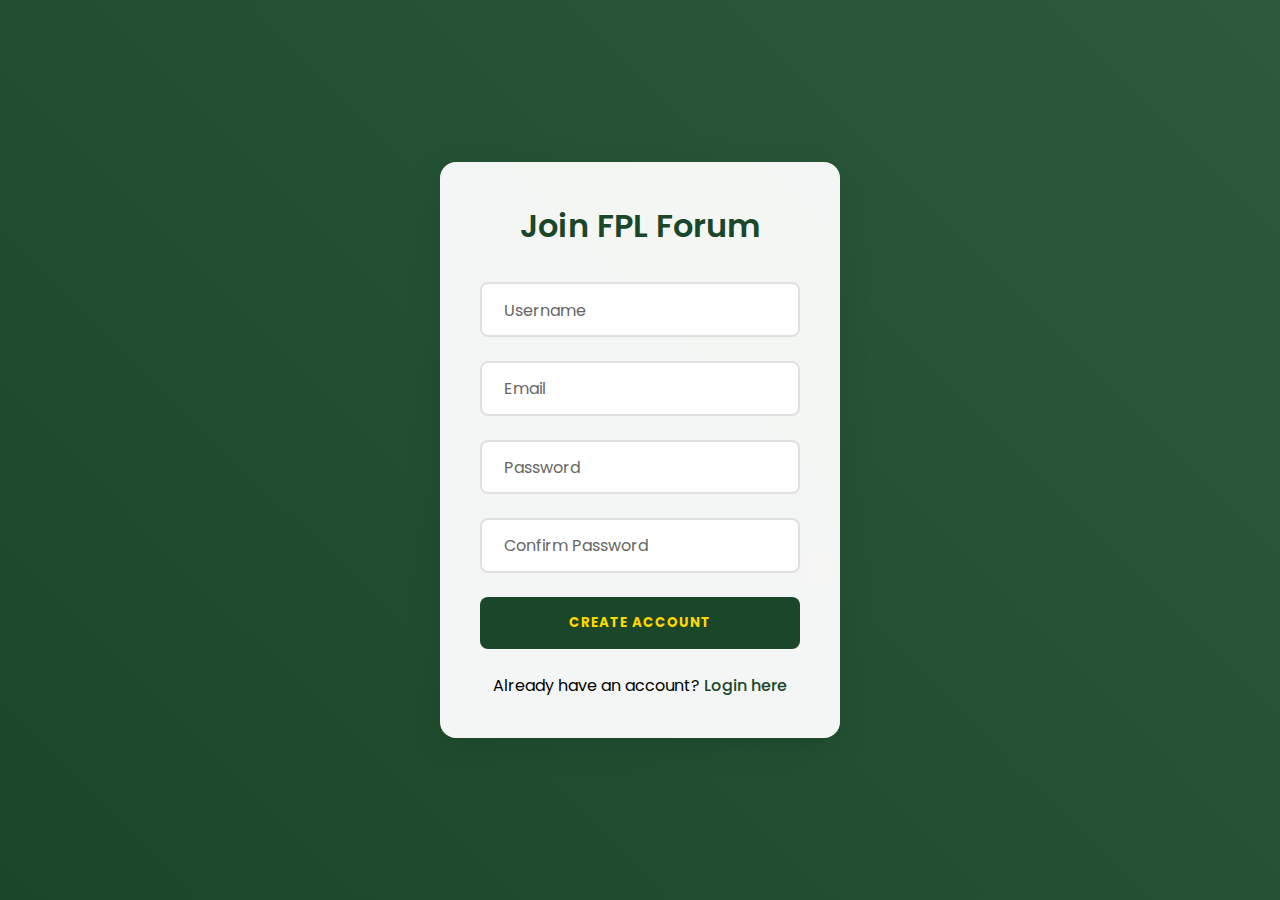
<file: signup.html>
<html><head>
  <meta charset="UTF-8">
  <meta name="viewport" content="width=device-width, initial-scale=1.0">
  <title>Sign Up - FPL Forum</title>
  
  <style>
  :root {
    --primary: #1A472A;
    --accent: #FFD700;
    --text: #333;
    --light: #fff;
  }
  
  * {
    margin: 0;
    padding: 0;
    box-sizing: border-box;
    font-family: 'Poppins', sans-serif;
  }
  
  body {
    min-height: 100vh;
    display: flex;
    justify-content: center;
    align-items: center;
    background: linear-gradient(45deg, var(--primary), #2d5a3c);
  }
  
  .login-container {
    background: rgba(255, 255, 255, 0.95);
    padding: 2.5rem;
    border-radius: 1rem;
    box-shadow: 0 8px 32px rgba(0, 0, 0, 0.1);
    width: 100%;
    max-width: 400px;
    position: relative;
    overflow: hidden;
  }
  
  h1 {
    text-align: center;
    margin-bottom: 2rem;
    color: var(--primary);
    font-weight: 600;
  }
  
  .form-group {
    margin-bottom: 1.5rem;
    position: relative;
  }
  
  input {
    width: 100%;
    padding: 0.8rem;
    border: 2px solid #e0e0e0;
    border-radius: 0.5rem;
    outline: none;
    transition: all 0.3s ease;
    font-size: 1rem;
  }
  
  input:focus {
    border-color: var(--primary);
  }
  
  label {
    position: absolute;
    left: 1rem;
    top: 50%;
    transform: translateY(-50%);
    color: #666;
    transition: all 0.3s ease;
    pointer-events: none;
    background: white;
    padding: 0 0.5rem;
  }
  
  input:focus + label,
  input:not(:placeholder-shown) + label {
    top: 0;
    font-size: 0.8rem;
    color: var(--primary);
  }
  
  button {
    width: 100%;
    padding: 1rem;
    background: var(--primary);
    border: none;
    border-radius: 0.5rem;
    color: var(--accent);
    font-weight: bold;
    cursor: pointer;
    transition: all 0.3s ease;
    text-transform: uppercase;
    letter-spacing: 1px;
  }
  
  button:hover {
    background: #2d5a3c;
    transform: translateY(-2px);
    box-shadow: 0 4px 15px rgba(26, 71, 42, 0.2);
  }
  
  .signup-link {
    text-align: center;
    margin-top: 1.5rem;
  }
  
  .signup-link a {
    color: var(--primary);
    text-decoration: none;
    font-weight: 500;
    transition: all 0.3s ease;
  }
  
  .signup-link a:hover {
    color: var(--accent);
  }
  
  .floating-shapes {
    position: absolute;
    width: 100%;
    height: 100%;
    z-index: -1;
  }
  
  .shape {
    position: absolute;
    animation: float 6s infinite;
  }
  
  .shape:nth-child(1) {
    top: 20%;
    left: 10%;
    animation-delay: 0s;
  }
  
  .shape:nth-child(2) {
    top: 60%;
    right: 10%;
    animation-delay: 2s;
  }
  
  .shape:nth-child(3) {
    bottom: 20%;
    left: 15%;
    animation-delay: 4s;
  }
  
  @keyframes float {
    0% { transform: translateY(0px) rotate(0deg); }
    50% { transform: translateY(-10px) rotate(5deg); }
    100% { transform: translateY(0px) rotate(0deg); }
  }
  </style>
  
  <link href="https://fonts.googleapis.com/css2?family=Poppins:wght@400;600&display=swap" rel="stylesheet">
  </head>
  
  <body>
  <div class="login-container">
    <div class="floating-shapes">
      <svg class="shape" width="50" height="50" viewBox="0 0 50 50">
        <circle cx="25" cy="25" r="20" fill="#1A472A" opacity="0.2"></circle>
      </svg>
      <svg class="shape" width="40" height="40" viewBox="0 0 40 40">
        <rect width="30" height="30" x="5" y="5" fill="#FFD700" opacity="0.2"></rect>
      </svg>
      <svg class="shape" width="45" height="45" viewBox="0 0 45 45">
        <polygon points="22.5,5 40,35 5,35" fill="#2d5a3c" opacity="0.2"></polygon>
      </svg>
    </div>
  
    <h1>Join FPL Forum</h1>
    
    <form id="signupForm" action="/signup" method="POST">
      <div class="form-group">
        <input type="text" id="name" name="name" placeholder=" " required>
        <label for="name">Username</label>
      </div>
      
      <div class="form-group">
        <input type="email" id="email" name="email" placeholder=" " required>
        <label for="email">Email</label>
      </div>
      
      <div class="form-group">
        <input type="password" id="password" name="password" placeholder=" " required>
        <label for="password">Password</label>
      </div>
      
      <div class="form-group">
        <input type="password" id="confirmPassword" placeholder=" " required>
        <label for="confirmPassword">Confirm Password</label>
      </div>
      
      <button type="submit">Create Account</button>
    </form>
  
    <div class="signup-link">
      <p>Already have an account? <a href="/login">Login here</a></p>
    </div>
  </div>
  
  <script>
  document.getElementById('signupForm').addEventListener('submit', function(e) {
   
    
    const password = document.getElementById('password').value;
    const confirmPassword = document.getElementById('confirmPassword').value;
  
    if (password !== confirmPassword) {
      alert('Passwords do not match');
      return;
    }
  
    // Add your signup logic here
    console.log('Signup attempt:', { name, email });
    
    // Success animation
    const button = document.querySelector('button');
    button.style.width = '50px';
    button.innerHTML = '✓';
    button.style.borderRadius = '25px';
    
   
  });
  </script>
  </body>
  </html>
</file>
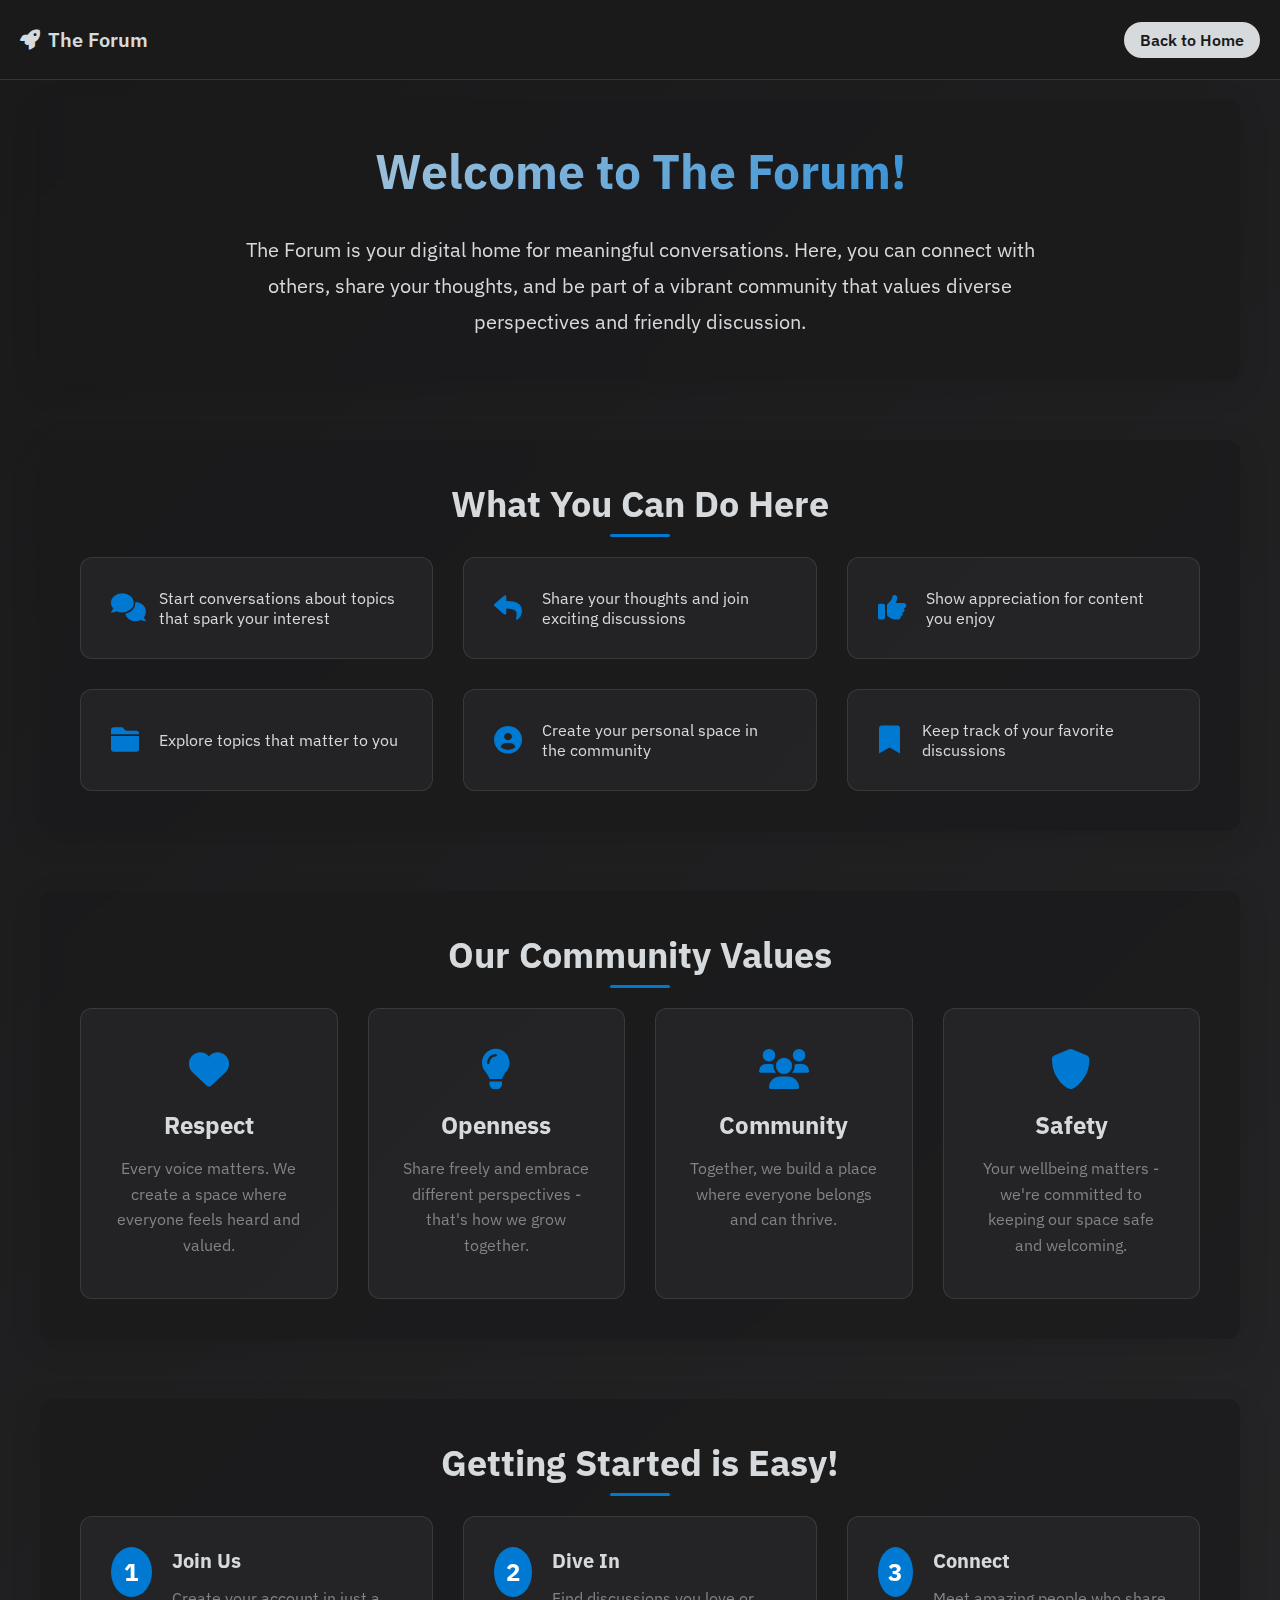
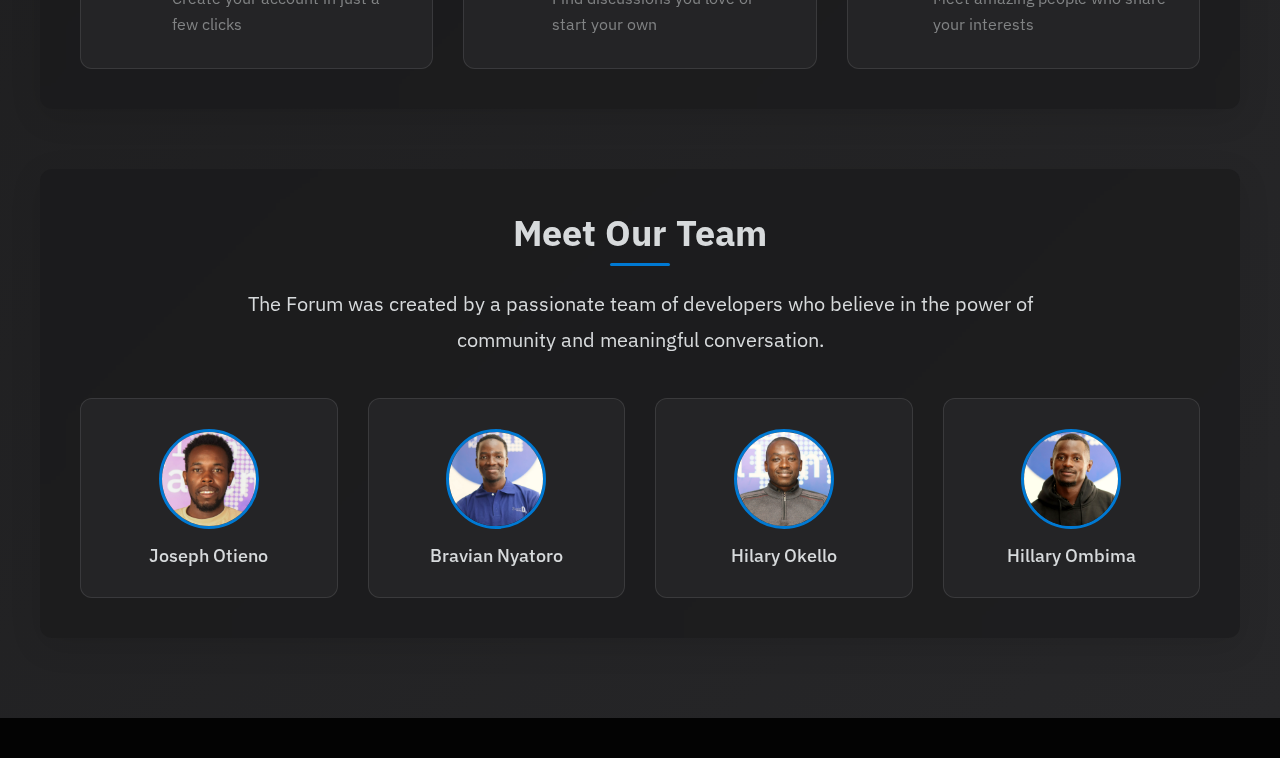
<file: templates/about.html>
<html lang="en">

<head>
  <meta charset="UTF-8" />
  <meta name="viewport" content="width=device-width, initial-scale=1.0" />
  <title>About - The Forum</title>
  <link href="https://fonts.googleapis.com/css2?family=IBM+Plex+Sans:wght@400;500;600&display=swap" rel="stylesheet" />
  <link href="https://cdnjs.cloudflare.com/ajax/libs/font-awesome/6.0.0/css/all.min.css" rel="stylesheet" />
  <link rel="stylesheet" href="/static/styles.css" />
  <link rel="stylesheet" href="/static/css/about.css" />
</head>

<body>
  <header class="header" role="banner">
    <a href="/" class="logo">
      <i class="fas fa-rocket"></i>
      The Forum
    </a>

    <div class="nav-right">
      <a href="/" class="create-post-btn">
        Back to Home
      </a>
    </div>
  </header>

  <main class="about-container">
    <div class="about-content">
      <section class="about-section">
        <h1>Welcome to The Forum!</h1>
        <p class="description">
          The Forum is your digital home for meaningful conversations. Here, you can connect with others,
          share your thoughts, and be part of a vibrant community that values diverse perspectives and friendly
          discussion.
        </p>
      </section>

      <section class="about-section features">
        <h2>What You Can Do Here</h2>
        <ul>
          <li><i class="fas fa-comments"></i> Start conversations about topics that spark your interest</li>
          <li><i class="fas fa-reply"></i> Share your thoughts and join exciting discussions</li>
          <li><i class="fas fa-thumbs-up"></i> Show appreciation for content you enjoy</li>
          <li><i class="fas fa-folder"></i> Explore topics that matter to you</li>
          <li><i class="fas fa-user-circle"></i> Create your personal space in the community</li>
          <li><i class="fas fa-bookmark"></i> Keep track of your favorite discussions</li>
        </ul>
      </section>

      <section class="about-section community">
        <h2>Our Community Values</h2>
        <div class="values-grid">
          <div class="value-item">
            <i class="fas fa-heart"></i>
            <h3>Respect</h3>
            <p>Every voice matters. We create a space where everyone feels heard and valued.</p>
          </div>
          <div class="value-item">
            <i class="fas fa-lightbulb"></i>
            <h3>Openness</h3>
            <p>Share freely and embrace different perspectives - that's how we grow together.</p>
          </div>
          <div class="value-item">
            <i class="fas fa-users"></i>
            <h3>Community</h3>
            <p>Together, we build a place where everyone belongs and can thrive.</p>
          </div>
          <div class="value-item">
            <i class="fas fa-shield-alt"></i>
            <h3>Safety</h3>
            <p>Your wellbeing matters - we're committed to keeping our space safe and welcoming.</p>
          </div>
        </div>
      </section>

      <section class="about-section getting-started">
        <h2>Getting Started is Easy!</h2>
        <div class="steps">
          <div class="step">
            <div class="step-number">1</div>
            <div class="step-content">
              <h3>Join Us</h3>
              <p>Create your account in just a few clicks</p>
            </div>
          </div>
          <div class="step">
            <div class="step-number">2</div>
            <div class="step-content">
              <h3>Dive In</h3>
              <p>Find discussions you love or start your own</p>
            </div>
          </div>
          <div class="step">
            <div class="step-number">3</div>
            <div class="step-content">
              <h3>Connect</h3>
              <p>Meet amazing people who share your interests</p>
            </div>
          </div>
        </div>
      </section>

      <section class="about-section team">
        <h2>Meet Our Team</h2>
        <p class="team-intro">The Forum was created by a passionate team of developers who believe in the power of
          community and meaningful conversation.</p>
        <div class="contributor-grid">
          <div class="contributor-card">
            <img src="/static/images/jose.png" alt="Joseph Otieno" class="contributor-avatar">
            <span>Joseph Otieno</span>
          </div>
          <div class="contributor-card">
            <img src="/static/images/brav.png" alt="Bravian Nyatoro" class="contributor-avatar">
            <span>Bravian Nyatoro</span>
          </div>
          <div class="contributor-card">
            <img src="/static/images/okello.png" alt="Hilary Okello" class="contributor-avatar">
            <span>Hilary Okello</span>
          </div>
          <div class="contributor-card">
            <img src="/static/images/ombima.png" alt="Hillary Ombima" class="contributor-avatar">
            <span>Hillary Ombima</span>
          </div>
        </div>
      </section>
    </div>
  </main>
</body>

</html>
</file>
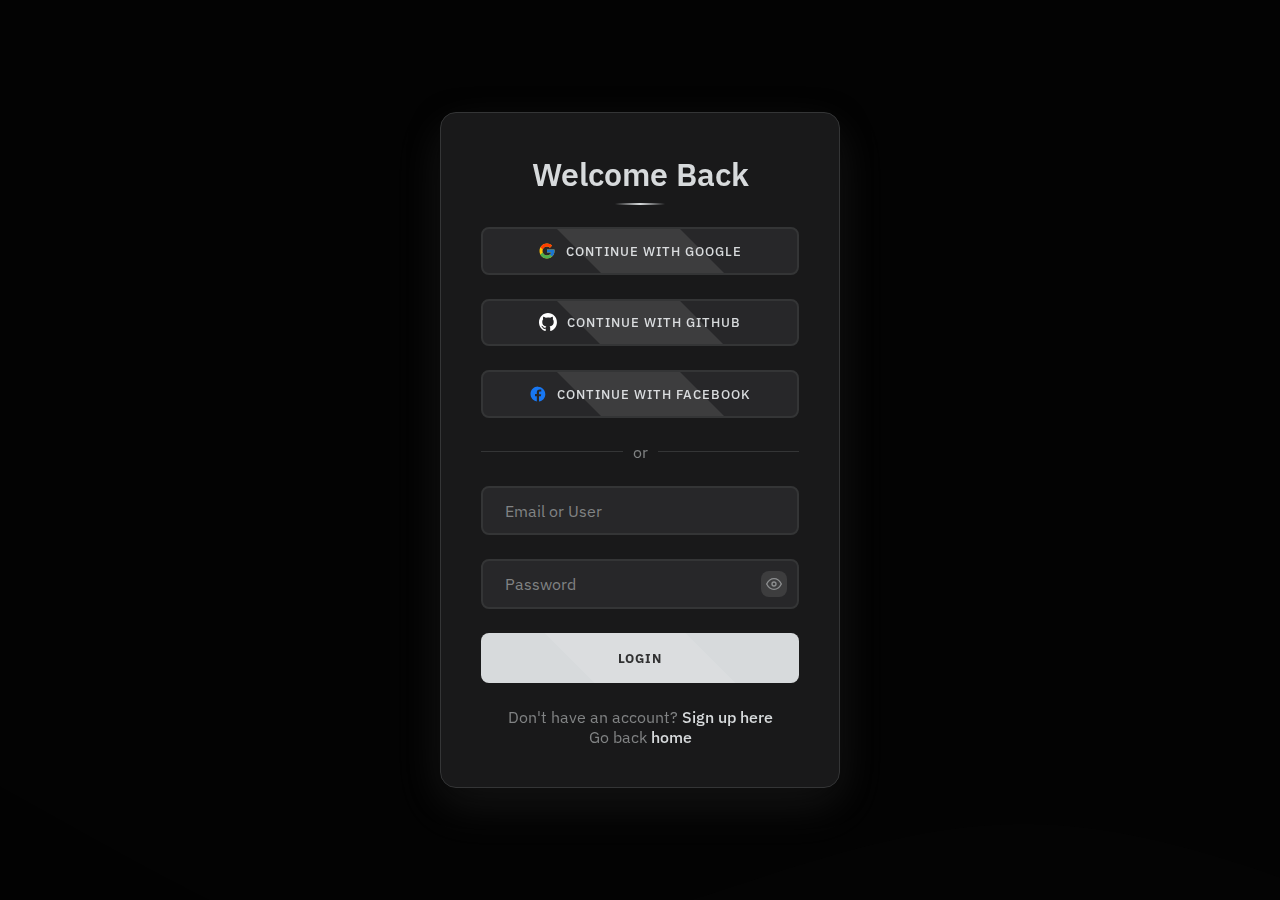
<file: templates/login.html>
<html>

<head>
  <base href="/" />
  <meta charset="UTF-8">
  <meta name="viewport" content="width=device-width, initial-scale=1.0">
  <title>Login - THe FOruM</title>
  <link href="https://fonts.googleapis.com/css2?family=IBM+Plex+Sans:wght@400;500;600&amp;display=swap"
    rel="stylesheet">
  <link rel="stylesheet" href="/static/css/login.css">
</head>

<body>
  <div class="background-design">
    <svg class="wave" viewBox="0 0 1440 320" xmlns="http://www.w3.org/2000/svg">
      <path fill="#D7DADC" fill-opacity="0.1"
        d="M0,160L48,170.7C96,181,192,203,288,186.7C384,171,480,117,576,117.3C672,117,768,171,864,197.3C960,224,1056,224,1152,197.3C1248,171,1344,117,1392,90.7L1440,64L1440,320L1392,320C1344,320,1248,320,1152,320C1056,320,960,320,864,320C768,320,672,320,576,320C480,320,384,320,288,320C192,320,96,320,48,320L0,320Z">
      </path>
      <path fill="#343536" fill-opacity="0.1"
        d="M0,96L48,122.7C96,149,192,203,288,224C384,245,480,235,576,202.7C672,171,768,117,864,122.7C960,128,1056,192,1152,213.3C1248,235,1344,213,1392,202.7L1440,192L1440,320L1392,320C1344,320,1248,320,1152,320C1056,320,960,320,864,320C768,320,672,320,576,320C480,320,384,320,288,320C192,320,96,320,48,320L0,320Z">
      </path>
    </svg>
  </div>

  <div class="login-container">
    <h1>Welcome Back</h1>

    <button class="google-btn" onclick="window.location.href='/auth/google'">
      <img
        src="[data-uri]"
        alt="Google logo">
      Continue with Google
    </button>

    <button class="google-btn" onclick="window.location.href='/auth/github'">
      <img src="static/images/github-mark.svg" alt="GitHub logo">
      Continue with GitHub
    </button>

    <button class="facebook-btn" onclick="window.location.href='/auth/facebook/login'">
      <img
        src="[data-uri]"
        alt="Facebook logo">
      Continue with Facebook
    </button>

    <div class="separator">
      <span>or</span>
    </div>

    <form id="loginForm" method="POST" action="/login" metaria-labelledby="loginFormHeader">
      <div class="form-group">
        <input type="text" id="identifier" name="identifier" placeholder=" " required aria-label="Email or Username">
        <label for="identifier">Email or User</label>
      </div>

      <div class="form-group">
        <div class="password-wrapper">
          <input type="password" id="password" name="password" placeholder=" " required aria-label="Password">
          <label for="password">Password</label>
          <button type="button" class="password-toggle" aria-label="Toggle password visibility">
            <svg xmlns="http://www.w3.org/2000/svg" viewBox="0 0 24 24" fill="none" stroke="currentColor"
              stroke-linecap="round">
              <path d="M1 12s4-8 11-8 11 8 11 8-4 8-11 8-11-8-11-8z"></path>
              <circle cx="12" cy="12" r="3"></circle>
            </svg>
          </button>
        </div>
      </div>

      <button type="submit">Login</button>
      <div id="errorMessage" class="error-message" role="alert"></div>
    </form>

    <div class="signup-link">
      <p>Don't have an account? <a href="/signup">Sign up here</a></p>
      <p>Go back <a href="/">home</a></p>
    </div>
  </div>

  <script>
    document.getElementById('loginForm').addEventListener('submit', async function (e) {
      e.preventDefault();

      const email = document.getElementById('identifier').value;
      const password = document.getElementById('password').value;
      const errorMessage = document.getElementById('errorMessage');
      const button = document.querySelector('button');



      // Create FormData object
      const formData = new FormData();
      formData.append('identifier', email);

      formData.append('password', password);


      try {
        const response = await fetch('/login', {
          method: 'POST',
          body: formData
        });

        const data = await response.json();

        if (response.ok) {
          // Success animation
          button.style.width = '50px';
          button.innerHTML = '✓';
          button.style.borderRadius = '25px';

          // Redirect after animation
          setTimeout(() => {
            window.location.href = '/';
          }, 1000);
        } else {
          errorMessage.textContent = data.error || 'Login failed. Please try again.';
          errorMessage.style.display = 'block';

          // Clear the error message after 5 seconds
          setTimeout(() => {
            errorMessage.style.display = 'none';
          }, 5000);
        }
      } catch (error) {
        errorMessage.textContent = 'An error occurred. Please try again later.';
        errorMessage.style.display = 'block';

        // Clear the error message after 5 seconds
        setTimeout(() => {
          errorMessage.style.display = 'none';
        }, 5000);
      }
    });

    // Password visibility toggle
    document.querySelector('.password-toggle').addEventListener('click', function () {
      const passwordInput = document.getElementById('password');
      const eyeIcon = this.querySelector('svg');

      if (passwordInput.type === 'password') {
        passwordInput.type = 'text';
        eyeIcon.innerHTML = `
          <path d="M17.94 17.94A10.07 10.07 0 0 1 12 20c-7 0-11-8-11-8a18.45 18.45 0 0 1 5.06-5.94M9.9 4.24A9.12 9.12 0 0 1 12 4c7 0 11 8 11 8a18.5 18.5 0 0 1-2.16 3.19m-6.72-1.07a3 3 0 1 1-4.24-4.24"></path>
          <line x1="1" y1="1" x2="23" y2="23"></line>
        `;
      } else {
        passwordInput.type = 'password';
        eyeIcon.innerHTML = `
          <path d="M1 12s4-8 11-8 11 8 11 8-4 8-11 8-11-8-11-8z"></path>
          <circle cx="12" cy="12" r="3"></circle>
        `;
      }
    });
  </script>
</body>

</html>
</file>
<file: static/styles.css>
* {
  margin: 0;
  padding: 0;
  box-sizing: border-box;
  font-family: 'IBM Plex Sans', sans-serif;
}

body {
  background: #030303;
  color: #D7DADC;
  min-height: 100vh;
}

.header {
  background: #1A1A1B;
  border-bottom: 1px solid #343536;
  height: 80px;
  padding: 0 20px;
  display: flex;
  align-items: center;
  position: fixed;
  width: 100%;
  top: 0;
  z-index: 100;
  justify-content: space-between;
}

.user-dropdown {
  position: relative;
}

.user-menu {
  position: absolute;
  top: 100%;
  right: 0;
  background: #1A1A1B;
  border: 1px solid #343536;
  padding: 8px 0;
  min-width: 200px;
  display: none;
  margin-top: 8px;
}

.user-menu.show {
  display: block;
}

.user-menu-item {
  padding: 8px 16px;
  display: block;
  text-decoration: none;
  color: #D7DADC;
  font-size: 18px;
  transition: background-color 0.2s ease;
}

.user-menu-item:hover {
  background: #272729;
}

.user-menu-divider {
  height: 1px;
  background: #343536;
  margin: 8px 0;
}

.layout {
  display: grid;
  grid-template-columns: 1fr minmax(400px, 800px) 1fr;
  gap: 24px;
  width: 100%;
  margin: 0 auto;
  margin-top: 80px;
  padding: 0 20px;
}

.left-sidebar {
  background: #1A1A1B;
  border: 1px solid #343536;
  padding: 12px;
  height: fit-content;
  position: sticky;
  top: 80px;
}

.feed {
  display: flex;
  flex-direction: column;
  gap: 16px;
  min-height: calc(100vh - 100px);
}

.post {
  background: #1A1A1B;
  border: 1px solid #343536;
  border-radius: 4px;
  padding: 12px;
  display: flex;
  transition: box-shadow 0.2s ease;
}

.post:hover {
  box-shadow: 0 4px 8px rgba(0, 0, 0, 0.1);
}

.post-image {
  position: relative;
  display: flex;
  justify-content: center;
  align-items: center;
  max-width: 100%;
  margin: 12px 0;
  background: #272729;
  border-radius: 4px;
  overflow: hidden;
}

.post-image img {
  max-width: 100%;
  max-height: 400px;
  /* Limit height while maintaining aspect ratio */
  width: auto;
  height: auto;
  object-fit: contain;
  display: block;
  transition: transform 0.2s ease;
}

.post-image img:hover {
  transform: scale(1.01);
  cursor: pointer;
}

.right-sidebar {
  background: #1A1A1B;
  border: 1px solid #343536;
  padding: 16px;
  height: fit-content;
  position: sticky;
  top: 80px;
}

.trending-card {
  padding: 12px;
  border-bottom: 1px solid #343536;
  cursor: pointer;
  transition: background-color 0.2s ease;
  margin-bottom: 8px;
  border: 1px solid #343536;
  border-radius: 4px;
  overflow: hidden;
  transition: all 0.2s ease;
}

.trending-card:hover {
  background-color: #272729;
  border-color: #D7DADC;
  box-shadow: 0 2px 8px rgba(0, 0, 0, 0.2);
}

.trending-card h4 {
  font-size: 14px;
  margin-bottom: 8px;
  color: #D7DADC;
}

.trending-card p {
  font-size: 12px;
  color: #818384;
}

.trending-card:last-child {
  margin-bottom: 0;
  border-bottom: 1px solid #343536;
}

#trending-title {
  font-size: 18px;
  font-weight: 600;
  margin-bottom: 16px;
  color: #D7DADC;
  padding: 0 8px;
}

.contribution-link {
  display: flex;
  align-items: center;
  text-decoration: none;
  color: #D7DADC;
  font-size: 16px;
  padding: 8px;
  border-radius: 4px;
  transition: all 0.2s ease;
}

.contribution-link:hover {
  background-color: #272729;
  transform: translateX(4px);
}

.contribution-link i {
  font-size: 18px;
  width: 24px;
  text-align: center;
}

#created-posts i {
  color: #FF4500;
}

#liked-posts i {
  color: #FF4500;
}

@keyframes pulse {
  0% {
    transform: scale(1);
  }

  50% {
    transform: scale(1.05);
  }

  100% {
    transform: scale(1);
  }
}

.trending-card:hover i {
  animation: pulse 1s infinite;
}

.footer {
  background: #1A1A1B;
  border-top: 1px solid #343536;
  padding: 40px 20px;
  margin-top: 40px;
  text-align: center;
  color: #818384;

}

@media (max-width: 1200px) {
  .layout {
    grid-template-columns: 200px minmax(400px, 700px) 250px;
    gap: 16px;
  }
}

@media (max-width: 1024px) {
  .layout {
    grid-template-columns: minmax(400px, 700px) 250px;
    gap: 16px;
  }

  .left-sidebar {
    display: none;
  }
}

@media (max-width: 768px) {
  .layout {
    grid-template-columns: 1fr;
    width: 100%;
    padding: 0 10px;
  }

  .right-sidebar {
    display: none;
  }

  .post {
    border-radius: 0;
  }
}

.post-content {
  flex: 1;
  padding: 0 16px;
}

.post-title {
  font-size: 20px;
  line-height: 1.4;
  margin: 12px 0;
  color: #D7DADC;
}

.community-name {
  display: inline-block;
  padding: 4px 8px;
  background: #272729;
  border-radius: 12px;
  margin-bottom: 8px;
  text-decoration: none;
  color: #D7DADC;
}

.votes {
  padding: 0 8px;
}

.vote-btn {
  padding: 4px;
  margin: 2px 0;
  color: #818384;
  background: none;
  border: none;
  cursor: pointer;
}

.post-meta {
  margin-top: 12px;
  color: #818384;
}

.post-meta a {
  color: #818384;
  text-decoration: none;
}

.post-meta a:hover {
  text-decoration: underline;
}

.search {
  margin: 0;
  flex: 0 1 600px;
  position: relative;
}

.search input {
  width: 100%;
  padding: 10px 40px;
  border-radius: 20px;
  border: 1px solid #343536;
  background: #272729;
  font-size: 14px;
  color: #D7DADC;
}

.search input::placeholder {
  color: #818384;
}

.search i {
  position: absolute;
  left: 15px;
  top: 50%;
  transform: translateY(-50%);
  color: #818384;
}

.nav-right {
  display: flex;
  align-items: center;
  gap: 20px;
}

.nav-btn {
  background: none;
  border: none;
  color: #D7DADC;
  cursor: pointer;
  font-size: 20px;
  position: relative;
}

.nav-btn img {
  vertical-align: middle;
}

.nav-btn::after {
  content: attr(aria-label);
  position: absolute;
  bottom: -25px;
  left: 50%;
  transform: translateX(-50%);
  background: #272729;
  color: #D7DADC;
  padding: 4px 8px;
  border-radius: 4px;
  font-size: 12px;
  white-space: nowrap;
  visibility: hidden;
  opacity: 0;
  transition: opacity 0.2s ease;
}

.nav-btn:hover::after {
  visibility: visible;
  opacity: 1;
}

.create-post-btn {
  background: #D7DADC;
  color: #1A1A1B;
  border: none;
  padding: 8px 16px;
  border-radius: 20px;
  font-weight: 600;
  cursor: pointer;
  text-decoration: none;
}

.create-post-btn a {
  color: #1A1A1B;
  text-decoration: none;
}

.create-post-btn:hover {
  background: #FFFFFF;
}

.logo {
  display: flex;
  align-items: center;
  gap: 8px;
  font-weight: 600;
  font-size: 20px;
  color: #D7DADC;
  text-decoration: none;
}

.sidebar-section {
  margin-bottom: 16px;
}

.sidebar-link {
  display: flex;
  align-items: center;
  gap: 8px;
  padding: 8px;
  color: #D7DADC;
  text-decoration: none;
  border-radius: 4px;
}

.sidebar-link:hover {
  background: #272729;
}

.sidebar-section h3 {
  color: #D7DADC;
  padding: 8px;
}

.sort-bar {
  background: #1A1A1B;
  border: 1px solid #343536;
  padding: 12px;
  display: flex;
  gap: 16px;
}

.sort-btn {
  background: none;
  border: none;
  color: #818384;
  cursor: pointer;
  font-weight: 500;
  padding: 4px 8px;
  border-radius: 20px;
}

.sort-btn.active {
  background: #272729;
  color: #D7DADC;
}

.footer-links {
  display: flex;
  justify-content: center;
  gap: 20px;
  margin-bottom: 16px;
}

.footer-links a {
  color: #818384;
  text-decoration: none;
  font-size: 14px;
}

.user-avatar {
  width: 44px;
  height: 44px;
  border-radius: 50%;
  object-fit: cover;
}

.filter-button {
  display: none;
  position: fixed;
  bottom: 20px;
  right: 20px;
  background: #FF4500;
  color: white;
  border: none;
  border-radius: 50%;
  width: 56px;
  height: 56px;
  font-size: 24px;
  box-shadow: 0 2px 8px rgba(0, 0, 0, 0.2);
  z-index: 1000;
  cursor: pointer;
}

.filter-menu {
  display: none;
  position: fixed;
  top: 0;
  left: 0;
  right: 0;
  bottom: 0;
  background: rgba(0, 0, 0, 0.9);
  z-index: 999;
  overflow-y: auto;
  padding: 80px 20px 20px;
}

.filter-menu.active {
  display: block;
}

.filter-menu-content {
  background: #1A1A1B;
  border-radius: 8px;
  padding: 20px;
  max-width: 600px;
  margin: 0 auto;
  animation: slideIn 0.3s ease-out;
}

.filter-section {
  margin-bottom: 24px;
}

.filter-section h3 {
  color: #D7DADC;
  margin-bottom: 16px;
  font-size: 18px;
}

.close-filter {
  position: absolute;
  top: 20px;
  right: 20px;
  background: none;
  border: none;
  color: #D7DADC;
  font-size: 24px;
  cursor: pointer;
}

@media (max-width: 768px) {
  .layout {
    grid-template-columns: 1fr;
    width: 100%;
    padding: 0 10px;
  }

  .left-sidebar,
  .right-sidebar {
    display: none;
  }

  .filter-button {
    display: flex;
    align-items: center;
    justify-content: center;
  }

  .post {
    border-radius: 0;
  }

  .header {
    padding: 0 10px;
  }

  .search {
    flex: 0 1 200px;
  }

  .nav-right {
    gap: 10px;
  }

  .create-post-btn {
    padding: 6px 12px;
    font-size: 14px;
  }
}

@keyframes slideIn {
  from {
    transform: translateY(100%);
  }

  to {
    transform: translateY(0);
  }
}
</file>
<file: static/css/about.css>
.about-container {
    margin: 80px auto 40px;
    padding: 20px;
    background: linear-gradient(135deg, #1a1a1b 0%, #272729 100%);
    min-height: calc(100vh - 80px);
  }
  
  .about-content {
    max-width: 1200px;
    margin: 0 auto;
  }
  
  .about-section {
    margin-bottom: 60px;
    position: relative;
    padding: 40px;
    border-radius: 12px;
    background: rgba(26, 26, 27, 0.7);
    -webkit-backdrop-filter: blur(10px);
    backdrop-filter: blur(10px);
    box-shadow: 0 8px 32px rgba(0, 0, 0, 0.1);
    transition: transform 0.3s ease;
  }
  
  .about-section:hover {
    transform: translateY(-5px);
  }
  
  .about-section h1 {
    font-size: 48px;
    margin-bottom: 30px;
    color: #D7DADC;
    text-align: center;
    background: linear-gradient(135deg, #D7DADC, #0079D3);
    -webkit-background-clip: text;
    -webkit-text-fill-color: transparent;
  }
  
  .about-section h2 {
    font-size: 36px;
    margin-bottom: 30px;
    color: #D7DADC;
    text-align: center;
    position: relative;
  }
  
  .about-section h2:after {
    content: '';
    position: absolute;
    bottom: -10px;
    left: 50%;
    transform: translateX(-50%);
    width: 60px;
    height: 3px;
    background: #0079D3;
    border-radius: 2px;
  }
  
  .description {
    font-size: 20px;
    line-height: 1.8;
    color: #D7DADC;
    text-align: center;
    max-width: 800px;
    margin: 0 auto;
  }
  
  .features ul {
    list-style: none;
    padding: 0;
    display: grid;
    grid-template-columns: repeat(auto-fit, minmax(300px, 1fr));
    gap: 30px;
  }
  
  .features li {
    padding: 30px;
    background: rgba(39, 39, 41, 0.8);
    border-radius: 12px;
    display: flex;
    align-items: center;
    gap: 20px;
    color: #D7DADC;
    transition: all 0.3s ease;
    border: 1px solid rgba(255, 255, 255, 0.1);
  }
  
  .features li:hover {
    transform: translateY(-5px);
    background: rgba(39, 39, 41, 0.9);
    border-color: #0079D3;
  }
  
  .features i {
    color: #0079D3;
    font-size: 28px;
    width: 28px;
    text-align: center;
  }
  
  .values-grid {
    display: grid;
    grid-template-columns: repeat(auto-fit, minmax(250px, 1fr));
    gap: 30px;
    margin-top: 30px;
  }
  
  .value-item {
    background: rgba(39, 39, 41, 0.8);
    padding: 40px 30px;
    border-radius: 12px;
    text-align: center;
    transition: all 0.3s ease;
    border: 1px solid rgba(255, 255, 255, 0.1);
  }
  
  .value-item:hover {
    transform: translateY(-5px);
    background: rgba(39, 39, 41, 0.9);
    border-color: #0079D3;
  }
  
  .value-item i {
    font-size: 40px;
    color: #0079D3;
    margin-bottom: 20px;
  }
  
  .value-item h3 {
    color: #D7DADC;
    margin-bottom: 15px;
    font-size: 24px;
  }
  
  .value-item p {
    color: #818384;
    line-height: 1.6;
    font-size: 16px;
  }
  
  .steps {
    display: grid;
    grid-template-columns: repeat(auto-fit, minmax(300px, 1fr));
    gap: 30px;
  }
  
  .step {
    display: flex;
    align-items: flex-start;
    gap: 20px;
    padding: 30px;
    background: rgba(39, 39, 41, 0.8);
    border-radius: 12px;
    transition: all 0.3s ease;
    border: 1px solid rgba(255, 255, 255, 0.1);
  }
  
  .step:hover {
    transform: translateY(-5px);
    background: rgba(39, 39, 41, 0.9);
    border-color: #0079D3;
  }
  
  .step-number {
    width: 50px;
    height: 50px;
    background: #0079D3;
    border-radius: 50%;
    display: flex;
    align-items: center;
    justify-content: center;
    font-size: 24px;
    font-weight: bold;
    color: #fff;
  }
  
  .step-content h3 {
    color: #D7DADC;
    margin-bottom: 12px;
    font-size: 20px;
  }
  
  .step-content p {
    color: #818384;
    font-size: 16px;
    line-height: 1.6;
  }
  
  .team-intro {
    color: #D7DADC;
    text-align: center;
    margin-bottom: 40px;
    font-size: 20px;
    line-height: 1.8;
    max-width: 800px;
    margin-left: auto;
    margin-right: auto;
  }
  
  .contributor-grid {
    display: grid;
    grid-template-columns: repeat(auto-fit, minmax(250px, 1fr));
    gap: 30px;
  }
  
  .contributor-card {
    background: rgba(39, 39, 41, 0.8);
    padding: 30px;
    border-radius: 12px;
    text-align: center;
    display: flex;
    flex-direction: column;
    align-items: center;
    gap: 15px;
    transition: all 0.3s ease;
    border: 1px solid rgba(255, 255, 255, 0.1);
  }
  
  .contributor-card:hover {
    transform: translateY(-5px);
    background: rgba(39, 39, 41, 0.9);
    border-color: #0079D3;
  }
  
  .contributor-avatar {
    width: 100px;
    height: 100px;
    border-radius: 50%;
    object-fit: cover;
    border: 3px solid #0079D3;
    transition: transform 0.3s ease;
  }
  
  .contributor-card:hover .contributor-avatar {
    transform: scale(1.1);
  }
  
  .contributor-card span {
    color: #D7DADC;
    font-size: 18px;
    font-weight: 500;
  }
  
  @media (max-width: 768px) {
    .about-container {
      padding: 10px;
    }
    
    .about-section {
      padding: 20px;
    }
    
    .about-section h1 {
      font-size: 36px;
    }
    
    .about-section h2 {
      font-size: 28px;
    }
    
    .description {
      font-size: 18px;
    }
    
    .features ul,
    .values-grid,
    .steps,
    .contributor-grid {
      grid-template-columns: 1fr;
    }
  }
</file>
<file: static/css/login.css>
/* login page style */

* {
    margin: 0;
    padding: 0;
    box-sizing: border-box;
    font-family: 'IBM Plex Sans', sans-serif;
  }

  body {
    min-height: 100vh;
    display: flex;
    justify-content: center;
    align-items: center;
    background: #030303;
    position: relative;
    overflow: hidden;
  }

  .background-design {
    position: fixed;
    top: 0;
    left: 0;
    width: 100%;
    height: 100%;
    z-index: 0;
    opacity: 0.1;
    pointer-events: none;
  }

  .wave {
    position: absolute;
    width: 200%;
    height: 200%;
    animation: wave 20s linear infinite;
  }

  @keyframes wave {
    0% { transform: translate(-50%, -50%) rotate(0deg); }
    100% { transform: translate(-50%, -50%) rotate(360deg); }
  }

  .login-container {
    background: rgba(26, 26, 27, 0.95);
    padding: 2.5rem;
    border-radius: 1rem;
    box-shadow: 0 8px 32px rgba(0, 0, 0, 0.3),
                0 16px 48px rgba(215, 218, 220, 0.1);
    width: 100%;
    max-width: 400px;
    position: relative;
    overflow: hidden;
    border: 1px solid #343536;
    -webkit-backdrop-filter: blur(10px);
    backdrop-filter: blur(10px);
    z-index: 1;
    animation: container-entrance 0.6s ease-out;
  }

  @keyframes container-entrance {
    from {
      opacity: 0;
      transform: translateY(20px);
    }
    to {
      opacity: 1;
      transform: translateY(0);
    }
  }

  h1 {
    text-align: center;
    margin-bottom: 2rem;
    color: #D7DADC;
    font-weight: 600;
    position: relative;
  }

  h1::after {
    content: '';
    position: absolute;
    bottom: -10px;
    left: 50%;
    transform: translateX(-50%);
    width: 50px;
    height: 2px;
    background: linear-gradient(90deg, transparent, #D7DADC, transparent);
  }

  .separator {
    display: flex;
    align-items: center;
    text-align: center;
    margin: 1.5rem 0;
    color: #818384;
  }
  
  .separator::before,
  .separator::after {
    content: '';
    flex: 1;
    border-bottom: 1px solid #343536;
  }
  
  .separator span {
    padding: 0 10px;
  }

  .google-btn {
    width: 100%;
    padding: 0.8rem;
    background: #272729;
    border: 2px solid #343536;
    border-radius: 0.5rem;
    color: #D7DADC;
    font-weight: 500;
    cursor: pointer;
    transition: all 0.3s ease;
    display: flex;
    align-items: center;
    justify-content: center;
    gap: 10px;
    margin-bottom: 1.5rem;
  }

  .google-btn:hover {
    border-color: #D7DADC;
    background: #1A1A1B;
  }

  .google-btn img {
    width: 18px;
    height: 18px;
  }
  
  .google-btn {
    width: 100%;
    padding: 0.8rem;
    background: #272729;
    border: 2px solid #343536;
    border-radius: 0.5rem;
    color: #D7DADC;
    font-weight: 500;
    cursor: pointer;
    transition: all 0.3s ease;
    display: flex;
    align-items: center;
    justify-content: center;
    gap: 10px;
    margin-bottom: 1.5rem;
  }

  .google-btn:hover {
    border-color: #D7DADC;
    background: #1A1A1B;
  }

  .facebook-btn {
    width: 100%;
    padding: 0.8rem;
    background: #272729; /* Same background as Google button */
    border: 2px solid #343536; /* Same border as Google button */
    border-radius: 0.5rem; /* Same border radius */
    color: #D7DADC; /* Same text color */
    font-weight: 500; /* Same font weight */
    cursor: pointer;
    transition: all 0.3s ease; /* Same transition */
    display: flex;
    align-items: center;
    justify-content: center;
    gap: 10px; /* Same gap between icon and text */
    margin-bottom: 1.5rem; /* Same margin */
  }
  
  .facebook-btn:hover {
    border-color: #D7DADC; /* Same hover border color */
    background: #1A1A1B; /* Same hover background */
  }
  
  .facebook-btn img {
    width: 18px; /* Same icon size */
    height: 18px; /* Same icon size */
  }


  .form-group {
    margin-bottom: 1.5rem;
    position: relative;
  }

  input {
    width: 100%;
    padding: 0.8rem;
    border: 2px solid #343536;
    border-radius: 0.5rem;
    outline: none;
    transition: all 0.3s ease;
    background: #272729;
    color: #D7DADC;
    font-size: 1rem;
  }

  input:focus {
    border-color: #D7DADC;
    box-shadow: 0 0 0 2px rgba(215, 218, 220, 0.1);
  }

  label {
    position: absolute;
    left: 1rem;
    top: 50%;
    transform: translateY(-50%);
    color: #818384;
    transition: all 0.3s ease;
    pointer-events: none;
    background: #272729;
    padding: 0 0.5rem;
  }

  input:focus + label,
  input:not(:placeholder-shown) + label {
    top: 0;
    font-size: 0.8rem;
    color: #D7DADC;
  }

  button {
    width: 100%;
    padding: 1rem;
    background: #D7DADC;
    border: none;
    border-radius: 0.5rem;
    color: #1A1A1B;
    font-weight: bold;
    cursor: pointer;
    transition: all 0.3s ease;
    text-transform: uppercase;
    letter-spacing: 1px;
    position: relative;
    overflow: hidden;
  }

  button::after {
    content: '';
    position: absolute;
    top: -50%;
    left: -50%;
    width: 200%;
    height: 200%;
    background: rgba(255, 255, 255, 0.1);
    transform: rotate(45deg);
    transition: 0.5s;
  }

  button:hover {
    background: #FFFFFF;
    transform: translateY(-2px);
  }

  button:hover::after {
    left: 100%;
  }

  .signup-link {
    text-align: center;
    margin-top: 1.5rem;
    color: #818384;
  }

  .signup-link a {
    color: #D7DADC;
    text-decoration: none;
    font-weight: 500;
    transition: all 0.3s ease;
  }

  .signup-link a:hover {
    text-decoration: underline;
    color: #FFFFFF;
  }

  .error-message {
    color: #ff4444;
    text-align: center;
    margin-top: 1rem;
    display: none;
    animation: shake 0.5s ease-in-out;
  }

  @keyframes shake {
    0%, 100% { transform: translateX(0); }
    25% { transform: translateX(-10px); }
    75% { transform: translateX(10px); }
  }


  
  /* Signup page css */
  * {
    margin: 0;
    padding: 0;
    box-sizing: border-box;
    font-family: 'IBM Plex Sans', sans-serif;
  }

  body {
    min-height: 100vh;
    display: flex;
    justify-content: center;
    align-items: center;
    background: #030303;
    position: relative;
    overflow: hidden;
  }

  .background-design {
    position: fixed;
    top: 0;
    left: 0;
    width: 100%;
    height: 100%;
    z-index: 0;
    opacity: 0.1;
    pointer-events: none;
  }

  .wave {
    position: absolute;
    width: 200%;
    height: 200%;
    animation: wave 20s linear infinite;
  }

  @keyframes wave {
    0% { transform: translate(-50%, -50%) rotate(0deg); }
    100% { transform: translate(-50%, -50%) rotate(360deg); }
  }

  .signup-container {
    background: rgba(26, 26, 27, 0.95);
    padding: 2.5rem;
    border-radius: 1rem;
    box-shadow: 0 8px 32px rgba(0, 0, 0, 0.3),
                0 16px 48px rgba(215, 218, 220, 0.1);
    width: 100%;
    max-width: 400px;
    position: relative;
    overflow: hidden;
    border: 1px solid #343536;
    -webkit-backdrop-filter: blur(10px);
    backdrop-filter: blur(10px);
    z-index: 1;
    animation: container-entrance 0.6s ease-out;
  }

  @keyframes container-entrance {
    from {
      opacity: 0;
      transform: translateY(20px);
    }
    to {
      opacity: 1;
      transform: translateY(0);
    }
  }

  h1 {
    text-align: center;
    margin-bottom: 2rem;
    color: #D7DADC;
    font-weight: 600;
    position: relative;
  }

  h1::after {
    content: '';
    position: absolute;
    bottom: -10px;
    left: 50%;
    transform: translateX(-50%);
    width: 50px;
    height: 2px;
    background: linear-gradient(90deg, transparent, #D7DADC, transparent);
  }

  .form-group {
    margin-bottom: 1.5rem;
    position: relative;
  }

  /* Add these styles to your login.css file */

.password-wrapper {
  position: relative;
  width: 100%;
}

.password-toggle {
  position: absolute;
  right: 12px;
  top: 50%;
  transform: translateY(-50%);
  background: transparent;
  border: none;
  cursor: pointer;
  padding: 5px;
  color: #818384;
  display: flex;
  align-items: center;
  width: 26px;
  height: 26px;
  transition: all 0.3s ease;
  z-index: 2;
}

.password-toggle svg {
  width: 16px;
  height: 16px;
  stroke-width: 2px;
}

/* Adjust the password input padding to accommodate the button */
.password-wrapper input[type="password"],
.password-wrapper input[type="text"] {
  padding-right: 40px;
}

/* Ensure the label doesn't overlap with the eye icon */
.password-wrapper label {
  z-index: 1;
}

/* Maintain focus styles when clicking the toggle */
.password-wrapper input:focus ~ .password-toggle {
  color: #D7DADC;
} */

  input {
    width: 100%;
    padding: 0.8rem;
    border: 2px solid #343536;
    border-radius: 0.5rem;
    outline: none;
    transition: all 0.3s ease;
    background: #272729;
    color: #D7DADC;
    font-size: 1rem;
  }

  input:focus {
    border-color: #D7DADC;
    box-shadow: 0 0 0 2px rgba(215, 218, 220, 0.1);
  }

  label {
    position: absolute;
    left: 1rem;
    top: 50%;
    transform: translateY(-50%);
    color: #818384;
    transition: all 0.3s ease;
    pointer-events: none;
    background: #272729;
    padding: 0 0.5rem;
  }

  input:focus + label,
  input:not(:placeholder-shown) + label {
    top: 0;
    font-size: 0.8rem;
    color: #D7DADC;
  }

  button {
    width: 100%;
    padding: 1rem;
    background: #D7DADC;
    border: none;
    border-radius: 0.5rem;
    color: #1A1A1B;
    font-weight: bold;
    cursor: pointer;
    transition: all 0.3s ease;
    text-transform: uppercase;
    letter-spacing: 1px;
    position: relative;
    overflow: hidden;
  }

  button::after {
    content: '';
    position: absolute;
    top: -50%;
    left: -50%;
    width: 200%;
    height: 200%;
    background: rgba(255, 255, 255, 0.1);
    transform: rotate(45deg);
    transition: 0.5s;
  }

  button:hover {
    background: #FFFFFF;
    transform: translateY(-2px);
  }

  button:hover::after {
    left: 100%;
  }

  .login-link {
    text-align: center;
    margin-top: 1.5rem;
    color: #818384;
  }

  .login-link a {
    color: #D7DADC;
    text-decoration: none;
    font-weight: 500;
    transition: all 0.3s ease;
  }

  .login-link a:hover {
    text-decoration: underline;
    color: #FFFFFF;
  }

  .error-message {
    color: #ff4444;
    text-align: center;
    margin-top: 1rem;
    display: none;
    animation: shake 0.5s ease-in-out;
  }

  @keyframes shake {
    0%, 100% { transform: translateX(0); }
    25% { transform: translateX(-10px); }
    75% { transform: translateX(10px); }
  }
</file>
